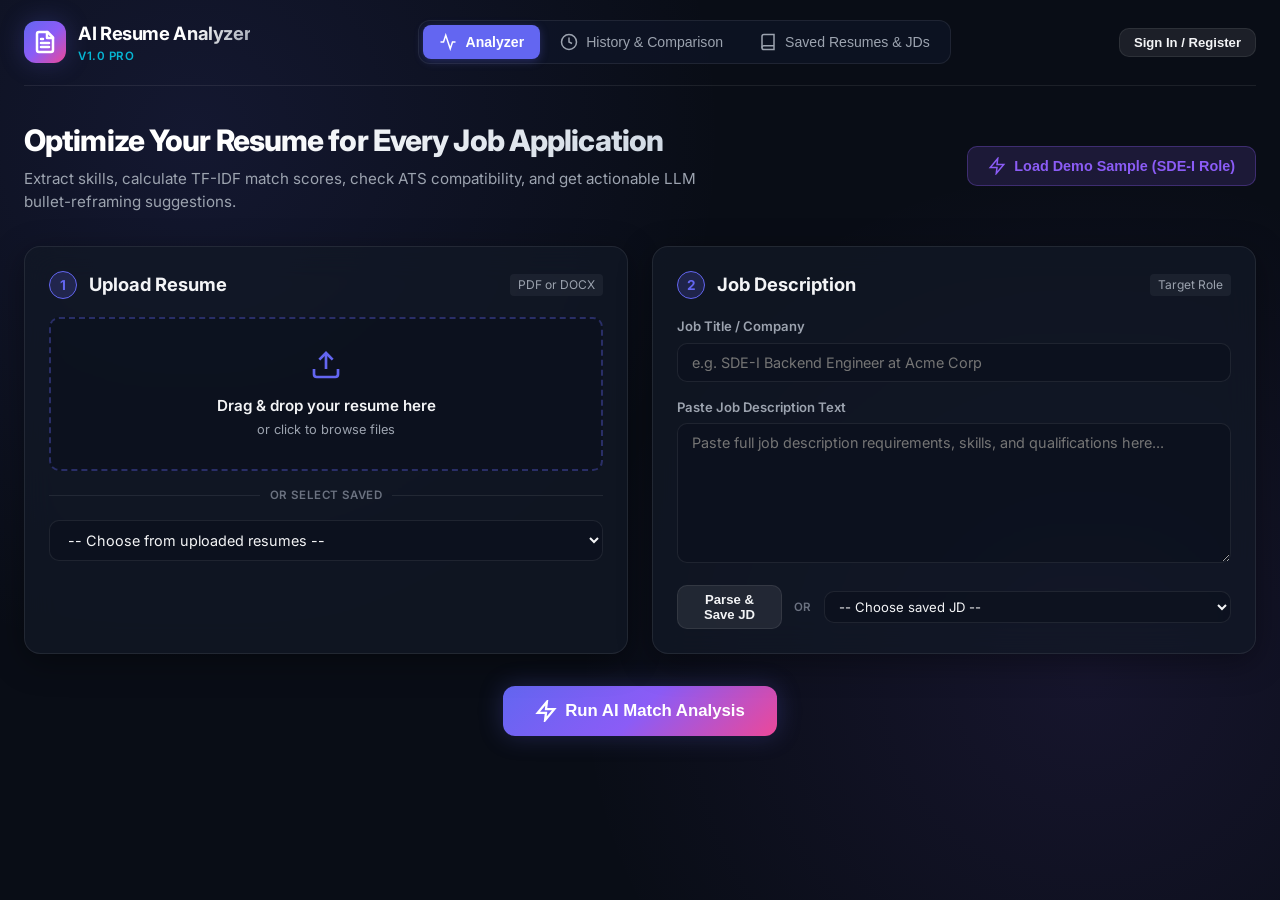
<file: frontend/index.html>
<!DOCTYPE html>
<html lang="en">
<head>
  <meta charset="UTF-8">
  <meta name="viewport" content="width=device-width, initial-scale=1.0">
  <title>AI Resume Analyzer - Match Resumes to Job Descriptions Instantly</title>
  <meta name="description" content="Objective AI-powered resume analyzer with ATS formatting checks, TF-IDF match scoring, missing skill detection, and actionable suggestions.">
  <link rel="preconnect" href="https://fonts.googleapis.com">
  <link rel="preconnect" href="https://fonts.gstatic.com" crossorigin>
  <link href="https://fonts.googleapis.com/css2?family=Inter:wght@300;400;500;600;700;800&family=JetBrains+Mono:wght@400;500&display=swap" rel="stylesheet">
  <link rel="stylesheet" href="../src/main/resources/static/styles.css">
</head>
<body>
  <div class="app-container">
    <!-- Header / Navbar -->
    <header class="navbar">
      <div class="nav-brand">
        <div class="logo-icon">
          <svg width="24" height="24" viewBox="0 0 24 24" fill="none" stroke="currentColor" stroke-width="2.5" stroke-linecap="round" stroke-linejoin="round"><path d="M14.5 2H6a2 2 0 0 0-2 2v16a2 2 0 0 0 2 2h12a2 2 0 0 0 2-2V7.5L14.5 2z"/><polyline points="14 2 14 8 20 8"/><line x1="16" y1="13" x2="8" y2="13"/><line x1="16" y1="17" x2="8" y2="17"/><line x1="10" y1="9" x2="8" y2="9"/></svg>
        </div>
        <div class="brand-text">
          <span class="brand-name">AI Resume Analyzer</span>
          <span class="brand-tag">v1.0 Pro</span>
        </div>
      </div>

      <nav class="nav-tabs">
        <button class="tab-btn active" id="tab-analyzer-btn" onclick="switchTab('analyzer')">
          <svg width="18" height="18" viewBox="0 0 24 24" fill="none" stroke="currentColor" stroke-width="2"><path d="M22 12h-4l-3 9L9 3l-3 9H2"/></svg>
          Analyzer
        </button>
        <button class="tab-btn" id="tab-history-btn" onclick="switchTab('history')">
          <svg width="18" height="18" viewBox="0 0 24 24" fill="none" stroke="currentColor" stroke-width="2"><circle cx="12" cy="12" r="10"/><polyline points="12 6 12 12 16 14"/></svg>
          History & Comparison
        </button>
        <button class="tab-btn" id="tab-library-btn" onclick="switchTab('library')">
          <svg width="18" height="18" viewBox="0 0 24 24" fill="none" stroke="currentColor" stroke-width="2"><path d="M4 19.5A2.5 2.5 0 0 1 6.5 17H20"/><path d="M6.5 2H20v20H6.5A2.5 2.5 0 0 1 4 19.5v-15A2.5 2.5 0 0 1 6.5 2z"/></svg>
          Saved Resumes & JDs
        </button>
      </nav>

      <div class="user-profile-bar">
        <div id="auth-status-container">
          <button class="btn btn-secondary btn-sm" id="auth-modal-btn" onclick="openAuthModal()">Sign In / Register</button>
        </div>
      </div>
    </header>

    <!-- Main Workspace -->
    <main class="main-content">
      <!-- 1. ANALYZER TAB -->
      <section id="view-analyzer" class="tab-content active">
        <div class="hero-banner">
          <div class="hero-text">
            <h1 class="page-title">Optimize Your Resume for Every Job Application</h1>
            <p class="page-subtitle">Extract skills, calculate TF-IDF match scores, check ATS compatibility, and get actionable LLM bullet-reframing suggestions.</p>
          </div>
          <div class="hero-actions">
            <button class="btn btn-demo" id="load-sample-btn" onclick="loadSampleData()">
              <svg width="18" height="18" viewBox="0 0 24 24" fill="none" stroke="currentColor" stroke-width="2"><polygon points="13 2 3 14 12 14 11 22 21 10 12 10 13 2"/></svg>
              Load Demo Sample (SDE-I Role)
            </button>
          </div>
        </div>

        <!-- Input Grid -->
        <div class="input-grid">
          <!-- Resume Input Card -->
          <div class="glass-card input-card">
            <div class="card-header">
              <div class="step-badge">1</div>
              <h2>Upload Resume</h2>
              <span class="card-hint">PDF or DOCX</span>
            </div>
            
            <div class="drag-drop-zone" id="resume-drop-zone">
              <input type="file" id="resume-file-input" accept=".pdf,.docx" onchange="handleFileSelected(event)">
              <div class="drop-zone-content">
                <div class="upload-icon">
                  <svg width="32" height="32" viewBox="0 0 24 24" fill="none" stroke="currentColor" stroke-width="2"><path d="M21 15v4a2 2 0 0 1-2 2H5a2 2 0 0 1-2-2v-4"/><polyline points="17 8 12 3 7 8"/><line x1="12" y1="3" x2="12" y2="15"/></svg>
                </div>
                <p class="drop-title">Drag & drop your resume here</p>
                <p class="drop-subtitle">or click to browse files</p>
              </div>
            </div>

            <div class="library-selector-divider"><span>OR SELECT SAVED</span></div>
            <select id="resume-select" class="form-control" onchange="selectSavedResume(this.value)">
              <option value="">-- Choose from uploaded resumes --</option>
            </select>

            <div id="resume-status-badge" class="status-box hidden">
              <div class="status-file-info">
                <span class="file-icon">📄</span>
                <span id="resume-filename-text" class="filename-text">resume.pdf</span>
                <span id="resume-id-tag" class="badge badge-indigo">ID: -</span>
              </div>
              <div id="resume-parsed-summary" class="parsed-summary"></div>
            </div>
          </div>

          <!-- JD Input Card -->
          <div class="glass-card input-card">
            <div class="card-header">
              <div class="step-badge">2</div>
              <h2>Job Description</h2>
              <span class="card-hint">Target Role</span>
            </div>

            <div class="form-group">
              <label for="jd-title-input">Job Title / Company</label>
              <input type="text" id="jd-title-input" class="form-control" placeholder="e.g. SDE-I Backend Engineer at Acme Corp">
            </div>

            <div class="form-group">
              <label for="jd-text-input">Paste Job Description Text</label>
              <textarea id="jd-text-input" class="form-control text-area" placeholder="Paste full job description requirements, skills, and qualifications here..."></textarea>
            </div>

            <div class="action-row">
              <button class="btn btn-secondary btn-sm" onclick="submitJobDescription()">Parse & Save JD</button>
              <span class="library-selector-divider inline">OR</span>
              <select id="jd-select" class="form-control compact" onchange="selectSavedJd(this.value)">
                <option value="">-- Choose saved JD --</option>
              </select>
            </div>

            <div id="jd-status-badge" class="status-box hidden">
              <div class="status-file-info">
                <span class="file-icon">💼</span>
                <span id="jd-title-text" class="filename-text">Target Job</span>
                <span id="jd-id-tag" class="badge badge-violet">ID: -</span>
              </div>
            </div>
          </div>
        </div>

        <!-- Run Analysis CTA -->
        <div class="analyze-cta-container">
          <button class="btn btn-glow btn-lg" id="run-analysis-btn" onclick="runAnalysis()">
            <svg width="22" height="22" viewBox="0 0 24 24" fill="none" stroke="currentColor" stroke-width="2.5"><polygon points="13 2 3 14 12 14 11 22 21 10 12 10 13 2"/></svg>
            Run AI Match Analysis
          </button>
        </div>

        <!-- Results Section -->
        <div id="results-container" class="results-wrapper hidden">
          <div class="results-header">
            <h2>Analysis Results & Breakdown</h2>
            <div id="analysis-timestamp-badge" class="timestamp-tag">Analyzed just now</div>
          </div>

          <div class="results-grid">
            <!-- Overall Score Gauge Card -->
            <div class="glass-card score-card">
              <h3>Overall Match Score</h3>
              <div class="score-radial-wrapper">
                <svg class="score-gauge" viewBox="0 0 120 120">
                  <circle class="gauge-bg" cx="60" cy="60" r="50"></circle>
                  <circle class="gauge-fill" id="score-gauge-circle" cx="60" cy="60" r="50" stroke-dasharray="314" stroke-dashoffset="314"></circle>
                </svg>
                <div class="score-center-text">
                  <span id="score-number-display" class="score-number">0</span>
                  <span class="score-unit">%</span>
                </div>
              </div>
              <div id="score-rating-badge" class="rating-badge rating-good">Evaluating...</div>
              <p id="score-description" class="score-desc-text">Comparing resume profile against job requirements.</p>
            </div>

            <!-- Breakdown Bars Card -->
            <div class="glass-card breakdown-card">
              <h3>Scoring Breakdown</h3>
              <div class="breakdown-list">
                <div class="breakdown-item">
                  <div class="breakdown-label">
                    <span>🎯 Hard Skills Overlap (50%)</span>
                    <span id="skills-score-val" class="breakdown-val">0%</span>
                  </div>
                  <div class="progress-bar-track">
                    <div id="skills-progress-fill" class="progress-bar-fill fill-cyan" style="width: 0%;"></div>
                  </div>
                </div>

                <div class="breakdown-item">
                  <div class="breakdown-label">
                    <span>💼 Experience Fit / TF-IDF Similarity (30%)</span>
                    <span id="exp-score-val" class="breakdown-val">0%</span>
                  </div>
                  <div class="progress-bar-track">
                    <div id="exp-progress-fill" class="progress-bar-fill fill-purple" style="width: 0%;"></div>
                  </div>
                </div>

                <div class="breakdown-item">
                  <div class="breakdown-label">
                    <span>🔑 Keyword & Term Overlap (20%)</span>
                    <span id="kw-score-val" class="breakdown-val">0%</span>
                  </div>
                  <div class="progress-bar-track">
                    <div id="kw-progress-fill" class="progress-bar-fill fill-emerald" style="width: 0%;"></div>
                  </div>
                </div>
              </div>
            </div>
          </div>

          <!-- Skills & Gap Analysis -->
          <div class="glass-card section-card">
            <div class="card-title-row">
              <div class="title-with-icon">
                <svg width="20" height="20" viewBox="0 0 24 24" fill="none" stroke="currentColor" stroke-width="2"><path d="M16 21v-2a4 4 0 0 0-4-4H5a4 4 0 0 0-4 4v2"/><circle cx="8.5" cy="7" r="4"/><line x1="20" y1="8" x2="20" y2="14"/><line x1="23" y1="11" x2="17" y2="11"/></svg>
                <h3>Skill Gap Analysis</h3>
              </div>
            </div>

            <div class="skills-grid">
              <div class="skill-group">
                <h4 class="skills-heading heading-matched">
                  <span class="icon">✅</span> Matched Skills (<span id="matched-count">0</span>)
                </h4>
                <div id="matched-skills-container" class="pill-container">
                  <span class="empty-text">None detected</span>
                </div>
              </div>

              <div class="skill-group">
                <h4 class="skills-heading heading-missing">
                  <span class="icon">⚠️</span> Missing / Unmatched Skills (<span id="missing-count">0</span>)
                </h4>
                <div id="missing-skills-container" class="pill-container">
                  <span class="empty-text">None missing! Great job.</span>
                </div>
              </div>
            </div>
          </div>

          <!-- ATS Formatting Check -->
          <div class="glass-card section-card">
            <div class="card-title-row">
              <div class="title-with-icon">
                <svg width="20" height="20" viewBox="0 0 24 24" fill="none" stroke="currentColor" stroke-width="2"><path d="M12 22s8-4 8-10V5l-8-3-8 3v7c0 6 8 10 8 10z"/></svg>
                <h3>ATS Compatibility & Formatting Check</h3>
              </div>
            </div>
            <div id="ats-flags-container" class="ats-flags-list">
              <div class="ats-flag-item ats-ok">
                <span class="flag-icon">✅</span>
                <span>No major ATS structural risks detected. Standard headers and text format detected.</span>
              </div>
            </div>
          </div>

          <!-- Suggestions & Reframing Bullet Points -->
          <div class="glass-card section-card highlight-border">
            <div class="card-title-row">
              <div class="title-with-icon">
                <svg width="20" height="20" viewBox="0 0 24 24" fill="none" stroke="currentColor" stroke-width="2"><path d="M15 14c.2-1 .7-1.7 1.5-2.5 1-.9 1.5-2.2 1.5-3.5A6 6 0 0 0 6 8c0 1 .2 2.2 1.5 3.5.7.7 1.3 1.5 1.5 2.5"/><path d="M9 18h6"/><path d="M10 22h4"/></svg>
                <h3>Actionable AI Suggestions & Bullet Reframing</h3>
              </div>
            </div>
            <p class="section-subtitle">Tailor your resume bullet points using these specific recommendations without fabricating experience:</p>
            <div id="suggestions-container" class="suggestions-list">
              <div class="suggestion-item">
                <p>Highlight specific engineering achievements related to missing target skills.</p>
              </div>
            </div>
          </div>
        </div>
      </section>

      <!-- 2. HISTORY & COMPARISON TAB -->
      <section id="view-history" class="tab-content">
        <div class="hero-banner">
          <div class="hero-text">
            <h1 class="page-title">Analysis History & Score Iterations</h1>
            <p class="page-subtitle">Track how your match score improves across resume revisions for the same job description.</p>
          </div>
          <div class="hero-actions">
            <button class="btn btn-secondary btn-sm" onclick="loadHistory()">Refresh History</button>
          </div>
        </div>

        <div class="glass-card history-card">
          <div class="history-table-wrapper">
            <table class="history-table">
              <thead>
                <tr>
                  <th>Analysis ID</th>
                  <th>Date</th>
                  <th>Resume Version</th>
                  <th>Job Description</th>
                  <th>Match Score</th>
                  <th>Skills Score</th>
                  <th>Actions</th>
                </tr>
              </thead>
              <tbody id="history-table-body">
                <tr>
                  <td colspan="7" class="empty-table-cell">No analysis history found. Run your first analysis in the Analyzer tab!</td>
                </tr>
              </tbody>
            </table>
          </div>
        </div>
      </section>

      <!-- 3. SAVED LIBRARY TAB -->
      <section id="view-library" class="tab-content">
        <div class="hero-banner">
          <div class="hero-text">
            <h1 class="page-title">Saved Resumes & Job Descriptions</h1>
            <p class="page-subtitle">Manage your parsed resume versions and target job descriptions in one place.</p>
          </div>
        </div>

        <div class="library-grid">
          <!-- Resumes List -->
          <div class="glass-card">
            <h3>Saved Resumes</h3>
            <div id="library-resumes-list" class="library-items-list">
              <p class="empty-text">No resumes uploaded yet.</p>
            </div>
          </div>

          <!-- JDs List -->
          <div class="glass-card">
            <h3>Saved Job Descriptions</h3>
            <div id="library-jds-list" class="library-items-list">
              <p class="empty-text">No job descriptions submitted yet.</p>
            </div>
          </div>
        </div>
      </section>
    </main>
  </div>

  <!-- AUTH MODAL -->
  <div id="auth-modal" class="modal-backdrop hidden">
    <div class="modal-card glass-card">
      <div class="modal-header">
        <h2 id="auth-modal-title">Account Access</h2>
        <button class="modal-close-btn" onclick="closeAuthModal()">&times;</button>
      </div>

      <div class="auth-tabs">
        <button class="auth-tab-btn active" id="auth-tab-login" onclick="toggleAuthTab('login')">Sign In</button>
        <button class="auth-tab-btn" id="auth-tab-register" onclick="toggleAuthTab('register')">Register</button>
      </div>

      <form id="auth-form" onsubmit="handleAuthSubmit(event)">
        <div class="form-group" id="fullname-group">
          <label for="auth-fullname">Full Name</label>
          <input type="text" id="auth-fullname" class="form-control" placeholder="John Doe">
        </div>

        <div class="form-group">
          <label for="auth-email">Email Address</label>
          <input type="email" id="auth-email" class="form-control" placeholder="you@example.com" required>
        </div>

        <div class="form-group">
          <label for="auth-password">Password</label>
          <input type="password" id="auth-password" class="form-control" placeholder="••••••••" required>
        </div>

        <div id="auth-error-msg" class="auth-error-box hidden"></div>

        <button type="submit" id="auth-submit-btn" class="btn btn-glow btn-block">Sign In</button>
      </form>
    </div>
  </div>

  <script src="../src/main/resources/static/app.js"></script>
</body>
</html>
</file>
<file: src/main/resources/static/styles.css>
/* ==========================================================================
   AI RESUME ANALYZER - STYLES & DESIGN SYSTEM
   Dark Mode, Glassmorphism, Modern Micro-interactions, Rich Color Accents
   ========================================================================== */

:root {
  --bg-dark: #090D16;
  --bg-card: rgba(18, 24, 38, 0.75);
  --bg-card-hover: rgba(26, 35, 54, 0.85);
  --bg-glass-input: rgba(13, 18, 30, 0.8);
  --border-glass: rgba(255, 255, 255, 0.08);
  --border-glow: rgba(99, 102, 241, 0.4);

  --accent-primary: #6366F1;
  --accent-indigo: #4F46E5;
  --accent-violet: #8B5CF6;
  --accent-cyan: #06B6D4;
  --accent-emerald: #10B981;
  --accent-amber: #F59E0B;
  --accent-rose: #EF4444;

  --text-main: #F3F4F6;
  --text-muted: #9CA3AF;
  --text-dim: #6B7280;

  --gradient-glow: linear-gradient(135deg, #6366F1 0%, #8B5CF6 50%, #EC4899 100%);
  --gradient-card-border: linear-gradient(135deg, rgba(99, 102, 241, 0.3), rgba(139, 92, 246, 0.1));
  --shadow-glow: 0 0 25px rgba(99, 102, 241, 0.25);
  --radius-lg: 16px;
  --radius-md: 10px;
  --radius-sm: 6px;
  --transition-fast: all 0.2s cubic-bezier(0.4, 0, 0.2, 1);
}

* {
  box-sizing: border-box;
  margin: 0;
  padding: 0;
}

body {
  font-family: 'Inter', -apple-system, BlinkMacSystemFont, 'Segoe UI', Roboto, sans-serif;
  background-color: var(--bg-dark);
  color: var(--text-main);
  background-image: 
    radial-gradient(circle at 15% 15%, rgba(99, 102, 241, 0.12) 0%, transparent 40%),
    radial-gradient(circle at 85% 75%, rgba(139, 92, 246, 0.10) 0%, transparent 40%);
  background-attachment: fixed;
  min-height: 100vh;
  line-height: 1.5;
  -webkit-font-smoothing: antialiased;
}

.app-container {
  max-width: 1280px;
  margin: 0 auto;
  padding: 0 24px 60px 24px;
}

/* NAVBAR */
.navbar {
  display: flex;
  justify-content: space-between;
  align-items: center;
  padding: 20px 0;
  border-bottom: 1px solid var(--border-glass);
  margin-bottom: 32px;
}

.nav-brand {
  display: flex;
  align-items: center;
  gap: 12px;
}

.logo-icon {
  width: 42px;
  height: 42px;
  border-radius: 12px;
  background: var(--gradient-glow);
  display: flex;
  align-items: center;
  justify-content: center;
  color: #FFF;
  box-shadow: var(--shadow-glow);
}

.brand-text {
  display: flex;
  flex-direction: column;
}

.brand-name {
  font-weight: 700;
  font-size: 1.15rem;
  letter-spacing: -0.02em;
  background: linear-gradient(135deg, #FFF 60%, var(--text-muted));
  -webkit-background-clip: text;
  -webkit-text-fill-color: transparent;
}

.brand-tag {
  font-size: 0.72rem;
  color: var(--accent-cyan);
  font-weight: 600;
  letter-spacing: 0.05em;
  text-transform: uppercase;
}

.nav-tabs {
  display: flex;
  background: rgba(15, 23, 42, 0.6);
  padding: 4px;
  border-radius: 12px;
  border: 1px solid var(--border-glass);
  gap: 4px;
}

.tab-btn {
  background: transparent;
  border: none;
  color: var(--text-muted);
  padding: 8px 16px;
  border-radius: 8px;
  font-size: 0.88rem;
  font-weight: 500;
  cursor: pointer;
  display: flex;
  align-items: center;
  gap: 8px;
  transition: var(--transition-fast);
}

.tab-btn:hover {
  color: var(--text-main);
  background: rgba(255, 255, 255, 0.05);
}

.tab-btn.active {
  background: var(--accent-primary);
  color: #FFF;
  font-weight: 600;
  box-shadow: 0 2px 10px rgba(99, 102, 241, 0.3);
}

/* HERO BANNER */
.hero-banner {
  display: flex;
  justify-content: space-between;
  align-items: center;
  margin-bottom: 32px;
  gap: 24px;
}

.page-title {
  font-size: 1.85rem;
  font-weight: 800;
  letter-spacing: -0.03em;
  margin-bottom: 6px;
  background: linear-gradient(135deg, #FFFFFF 30%, #CBD5E1 100%);
  -webkit-background-clip: text;
  -webkit-text-fill-color: transparent;
}

.page-subtitle {
  color: var(--text-muted);
  font-size: 0.95rem;
  max-width: 680px;
}

/* BUTTONS */
.btn {
  display: inline-flex;
  align-items: center;
  justify-content: center;
  gap: 8px;
  padding: 10px 20px;
  border-radius: 10px;
  font-size: 0.9rem;
  font-weight: 600;
  cursor: pointer;
  border: none;
  transition: var(--transition-fast);
  text-decoration: none;
}

.btn-primary {
  background: var(--accent-primary);
  color: #FFF;
}

.btn-primary:hover {
  background: var(--accent-indigo);
  transform: translateY(-1px);
}

.btn-secondary {
  background: rgba(255, 255, 255, 0.08);
  color: var(--text-main);
  border: 1px solid var(--border-glass);
}

.btn-secondary:hover {
  background: rgba(255, 255, 255, 0.15);
}

.btn-demo {
  background: rgba(139, 92, 246, 0.15);
  color: var(--accent-violet);
  border: 1px solid rgba(139, 92, 246, 0.3);
}

.btn-demo:hover {
  background: rgba(139, 92, 246, 0.25);
  box-shadow: 0 0 15px rgba(139, 92, 246, 0.2);
}

.btn-glow {
  background: var(--gradient-glow);
  color: #FFF;
  box-shadow: var(--shadow-glow);
}

.btn-glow:hover {
  transform: translateY(-2px);
  box-shadow: 0 0 35px rgba(99, 102, 241, 0.45);
}

.btn-lg {
  padding: 14px 32px;
  font-size: 1.05rem;
  border-radius: 12px;
}

.btn-sm {
  padding: 6px 14px;
  font-size: 0.82rem;
}

.btn-block {
  width: 100%;
}

/* GLASS CARDS */
.glass-card {
  background: var(--bg-card);
  backdrop-filter: blur(16px);
  -webkit-backdrop-filter: blur(16px);
  border: 1px solid var(--border-glass);
  border-radius: var(--radius-lg);
  padding: 24px;
  box-shadow: 0 8px 32px rgba(0, 0, 0, 0.37);
  transition: var(--transition-fast);
}

.glass-card:hover {
  border-color: rgba(255, 255, 255, 0.14);
}

/* INPUT GRID */
.input-grid {
  display: grid;
  grid-template-columns: 1fr 1fr;
  gap: 24px;
  margin-bottom: 24px;
}

.card-header {
  display: flex;
  align-items: center;
  gap: 12px;
  margin-bottom: 18px;
}

.step-badge {
  width: 28px;
  height: 28px;
  border-radius: 50%;
  background: rgba(99, 102, 241, 0.2);
  color: var(--accent-primary);
  border: 1px solid var(--accent-primary);
  display: flex;
  align-items: center;
  justify-content: center;
  font-size: 0.85rem;
  font-weight: 700;
}

.card-header h2 {
  font-size: 1.15rem;
  font-weight: 700;
  flex: 1;
}

.card-hint {
  font-size: 0.75rem;
  color: var(--text-muted);
  background: rgba(255, 255, 255, 0.05);
  padding: 2px 8px;
  border-radius: 4px;
}

/* DRAG DROP ZONE */
.drag-drop-zone {
  position: relative;
  border: 2px dashed rgba(99, 102, 241, 0.35);
  border-radius: var(--radius-md);
  padding: 30px 20px;
  text-align: center;
  background: var(--bg-glass-input);
  cursor: pointer;
  transition: var(--transition-fast);
}

.drag-drop-zone:hover, .drag-drop-zone.dragover {
  border-color: var(--accent-primary);
  background: rgba(99, 102, 241, 0.08);
}

.drag-drop-zone input[type="file"] {
  position: absolute;
  top: 0;
  left: 0;
  width: 100%;
  height: 100%;
  opacity: 0;
  cursor: pointer;
}

.upload-icon {
  color: var(--accent-primary);
  margin-bottom: 8px;
}

.drop-title {
  font-weight: 600;
  font-size: 0.95rem;
  margin-bottom: 2px;
}

.drop-subtitle {
  color: var(--text-muted);
  font-size: 0.8rem;
}

.library-selector-divider {
  display: flex;
  align-items: center;
  text-align: center;
  margin: 16px 0;
  color: var(--text-dim);
  font-size: 0.72rem;
  font-weight: 600;
  letter-spacing: 0.05em;
}

.library-selector-divider::before, .library-selector-divider::after {
  content: '';
  flex: 1;
  border-bottom: 1px solid var(--border-glass);
}

.library-selector-divider span {
  padding: 0 10px;
}

.library-selector-divider.inline {
  margin: 0;
}

/* FORM CONTROLS */
.form-group {
  margin-bottom: 16px;
}

.form-group label {
  display: block;
  font-size: 0.82rem;
  font-weight: 600;
  color: var(--text-muted);
  margin-bottom: 6px;
}

.form-control {
  width: 100%;
  padding: 10px 14px;
  background: var(--bg-glass-input);
  border: 1px solid var(--border-glass);
  border-radius: var(--radius-md);
  color: var(--text-main);
  font-family: inherit;
  font-size: 0.9rem;
  transition: var(--transition-fast);
}

.form-control:focus {
  outline: none;
  border-color: var(--accent-primary);
  box-shadow: 0 0 0 3px rgba(99, 102, 241, 0.2);
}

.text-area {
  min-height: 140px;
  resize: vertical;
}

.form-control.compact {
  padding: 6px 10px;
  font-size: 0.82rem;
}

.action-row {
  display: flex;
  align-items: center;
  gap: 12px;
  margin-top: 12px;
}

/* STATUS BADGES & SUMMARY */
.status-box {
  margin-top: 16px;
  padding: 12px 16px;
  background: rgba(99, 102, 241, 0.08);
  border: 1px solid rgba(99, 102, 241, 0.25);
  border-radius: var(--radius-md);
}

.status-file-info {
  display: flex;
  align-items: center;
  gap: 10px;
}

.filename-text {
  font-weight: 600;
  font-size: 0.88rem;
  flex: 1;
  white-space: nowrap;
  overflow: hidden;
  text-overflow: ellipsis;
}

.badge {
  padding: 2px 8px;
  border-radius: 6px;
  font-size: 0.72rem;
  font-weight: 600;
}

.badge-indigo { background: rgba(99, 102, 241, 0.2); color: #818CF8; }
.badge-violet { background: rgba(139, 92, 246, 0.2); color: #C084FC; }

.parsed-summary {
  margin-top: 8px;
  padding-top: 8px;
  border-top: 1px dashed rgba(255, 255, 255, 0.1);
  font-size: 0.8rem;
  color: var(--text-muted);
}

/* ANALYZE CTA */
.analyze-cta-container {
  display: flex;
  justify-content: center;
  margin: 32px 0;
}

/* RESULTS WRAPPER */
.results-wrapper {
  margin-top: 40px;
  animation: fadeIn 0.4s ease-out;
}

.results-header {
  display: flex;
  justify-content: space-between;
  align-items: center;
  margin-bottom: 20px;
}

.results-header h2 {
  font-size: 1.4rem;
  font-weight: 700;
}

.timestamp-tag {
  font-size: 0.8rem;
  color: var(--text-dim);
}

.results-grid {
  display: grid;
  grid-template-columns: 320px 1fr;
  gap: 24px;
  margin-bottom: 24px;
}

/* RADIAL SCORE GAUGE */
.score-card {
  text-align: center;
  display: flex;
  flex-direction: column;
  align-items: center;
}

.score-card h3 {
  font-size: 1rem;
  color: var(--text-muted);
  margin-bottom: 16px;
}

.score-radial-wrapper {
  position: relative;
  width: 140px;
  height: 140px;
  margin-bottom: 16px;
}

.score-gauge {
  width: 100%;
  height: 100%;
  transform: rotate(-90deg);
}

.gauge-bg {
  fill: none;
  stroke: rgba(255, 255, 255, 0.08);
  stroke-width: 10;
}

.gauge-fill {
  fill: none;
  stroke: var(--accent-primary);
  stroke-width: 10;
  stroke-linecap: round;
  transition: stroke-dashoffset 1s ease-out;
}

.score-center-text {
  position: absolute;
  top: 50%;
  left: 50%;
  transform: translate(-50%, -50%);
  display: flex;
  align-items: baseline;
}

.score-number {
  font-size: 2.5rem;
  font-weight: 800;
  letter-spacing: -0.04em;
}

.score-unit {
  font-size: 1.1rem;
  font-weight: 600;
  color: var(--text-muted);
}

.rating-badge {
  display: inline-block;
  padding: 4px 14px;
  border-radius: 20px;
  font-size: 0.82rem;
  font-weight: 700;
  margin-bottom: 12px;
}

.rating-high { background: rgba(16, 185, 129, 0.2); color: #34D399; border: 1px solid rgba(16, 185, 129, 0.4); }
.rating-good { background: rgba(99, 102, 241, 0.2); color: #818CF8; border: 1px solid rgba(99, 102, 241, 0.4); }
.rating-mod  { background: rgba(245, 158, 11, 0.2); color: #FBBF24; border: 1px solid rgba(245, 158, 11, 0.4); }
.rating-low  { background: rgba(239, 68, 68, 0.2); color: #F87171; border: 1px solid rgba(239, 68, 68, 0.4); }

.score-desc-text {
  font-size: 0.8rem;
  color: var(--text-muted);
}

/* BREAKDOWN CARD */
.breakdown-card h3 {
  font-size: 1rem;
  color: var(--text-muted);
  margin-bottom: 20px;
}

.breakdown-list {
  display: flex;
  flex-direction: column;
  gap: 18px;
}

.breakdown-label {
  display: flex;
  justify-content: space-between;
  font-size: 0.88rem;
  font-weight: 600;
  margin-bottom: 6px;
}

.breakdown-val {
  color: var(--text-main);
  font-family: 'JetBrains Mono', monospace;
}

.progress-bar-track {
  height: 10px;
  background: rgba(255, 255, 255, 0.06);
  border-radius: 5px;
  overflow: hidden;
}

.progress-bar-fill {
  height: 100%;
  border-radius: 5px;
  transition: width 0.8s ease-out;
}

.fill-cyan { background: linear-gradient(90deg, #06B6D4, #3B82F6); }
.fill-purple { background: linear-gradient(90deg, #8B5CF6, #EC4899); }
.fill-emerald { background: linear-gradient(90deg, #10B981, #06B6D4); }

/* SECTION CARDS & SKILLS */
.section-card {
  margin-bottom: 24px;
}

.section-card.highlight-border {
  border-color: rgba(99, 102, 241, 0.3);
}

.card-title-row {
  display: flex;
  justify-content: space-between;
  align-items: center;
  margin-bottom: 14px;
}

.title-with-icon {
  display: flex;
  align-items: center;
  gap: 10px;
  color: var(--text-main);
}

.title-with-icon h3 {
  font-size: 1.1rem;
  font-weight: 700;
}

.skills-grid {
  display: grid;
  grid-template-columns: 1fr 1fr;
  gap: 20px;
}

.skills-heading {
  font-size: 0.9rem;
  font-weight: 600;
  margin-bottom: 12px;
}

.heading-matched { color: var(--accent-emerald); }
.heading-missing { color: var(--accent-rose); }

.pill-container {
  display: flex;
  flex-wrap: wrap;
  gap: 8px;
}

.skill-pill {
  padding: 5px 12px;
  border-radius: 20px;
  font-size: 0.82rem;
  font-weight: 600;
}

.skill-pill.matched {
  background: rgba(16, 185, 129, 0.15);
  color: #34D399;
  border: 1px solid rgba(16, 185, 129, 0.3);
}

.skill-pill.missing {
  background: rgba(239, 68, 68, 0.15);
  color: #F87171;
  border: 1px solid rgba(239, 68, 68, 0.3);
}

.empty-text {
  color: var(--text-dim);
  font-size: 0.85rem;
  font-style: italic;
}

/* ATS FLAGS & SUGGESTIONS */
.ats-flags-list, .suggestions-list {
  display: flex;
  flex-direction: column;
  gap: 12px;
}

.ats-flag-item {
  display: flex;
  align-items: flex-start;
  gap: 10px;
  padding: 10px 14px;
  border-radius: var(--radius-md);
  font-size: 0.88rem;
}

.ats-flag-item.ats-warn {
  background: rgba(245, 158, 11, 0.1);
  border: 1px solid rgba(245, 158, 11, 0.3);
  color: #FBBF24;
}

.ats-flag-item.ats-ok {
  background: rgba(16, 185, 129, 0.1);
  border: 1px solid rgba(16, 185, 129, 0.3);
  color: #34D399;
}

.section-subtitle {
  font-size: 0.88rem;
  color: var(--text-muted);
  margin-bottom: 14px;
}

.suggestion-item {
  display: flex;
  justify-content: space-between;
  align-items: center;
  padding: 12px 16px;
  background: rgba(15, 23, 42, 0.6);
  border: 1px solid var(--border-glass);
  border-radius: var(--radius-md);
  font-size: 0.88rem;
}

.suggestion-item p {
  flex: 1;
  padding-right: 12px;
}

/* HISTORY TABLE */
.history-table-wrapper {
  overflow-x: auto;
}

.history-table {
  width: 100%;
  border-collapse: collapse;
  text-align: left;
  font-size: 0.88rem;
}

.history-table th {
  padding: 12px 16px;
  border-bottom: 1px solid var(--border-glass);
  color: var(--text-muted);
  font-weight: 600;
}

.history-table td {
  padding: 14px 16px;
  border-bottom: 1px solid rgba(255, 255, 255, 0.04);
}

.empty-table-cell {
  text-align: center;
  color: var(--text-dim);
  padding: 40px !important;
}

/* LIBRARY GRID */
.library-grid {
  display: grid;
  grid-template-columns: 1fr 1fr;
  gap: 24px;
}

.library-items-list {
  margin-top: 16px;
  display: flex;
  flex-direction: column;
  gap: 10px;
}

.library-item-card {
  padding: 12px;
  background: rgba(15, 23, 42, 0.6);
  border: 1px solid var(--border-glass);
  border-radius: var(--radius-md);
  display: flex;
  justify-content: space-between;
  align-items: center;
}

/* TAB CONTENT TOGGLING */
.tab-content {
  display: none;
}

.tab-content.active {
  display: block;
  animation: fadeIn 0.3s ease-out;
}

.hidden {
  display: none !important;
}

/* AUTH MODAL */
.modal-backdrop {
  position: fixed;
  top: 0;
  left: 0;
  width: 100vw;
  height: 100vh;
  background: rgba(0, 0, 0, 0.7);
  backdrop-filter: blur(8px);
  display: flex;
  align-items: center;
  justify-content: center;
  z-index: 999;
}

.modal-card {
  width: 100%;
  max-width: 400px;
  position: relative;
}

.modal-header {
  display: flex;
  justify-content: space-between;
  align-items: center;
  margin-bottom: 20px;
}

.modal-close-btn {
  background: transparent;
  border: none;
  color: var(--text-muted);
  font-size: 1.5rem;
  cursor: pointer;
}

.auth-tabs {
  display: flex;
  background: rgba(15, 23, 42, 0.6);
  padding: 4px;
  border-radius: 8px;
  margin-bottom: 20px;
}

.auth-tab-btn {
  flex: 1;
  padding: 8px;
  border: none;
  background: transparent;
  color: var(--text-muted);
  font-weight: 600;
  border-radius: 6px;
  cursor: pointer;
}

.auth-tab-btn.active {
  background: var(--accent-primary);
  color: #FFF;
}

.auth-error-box {
  padding: 8px 12px;
  background: rgba(239, 68, 68, 0.15);
  border: 1px solid rgba(239, 68, 68, 0.3);
  color: #F87171;
  font-size: 0.8rem;
  border-radius: 6px;
  margin-bottom: 12px;
}

@keyframes fadeIn {
  from { opacity: 0; transform: translateY(8px); }
  to { opacity: 1; transform: translateY(0); }
}

@media (max-width: 900px) {
  .input-grid, .results-grid, .skills-grid, .library-grid {
    grid-template-columns: 1fr;
  }
  .navbar {
    flex-direction: column;
    gap: 16px;
  }
  .hero-banner {
    flex-direction: column;
    align-items: flex-start;
  }
}
</file>
